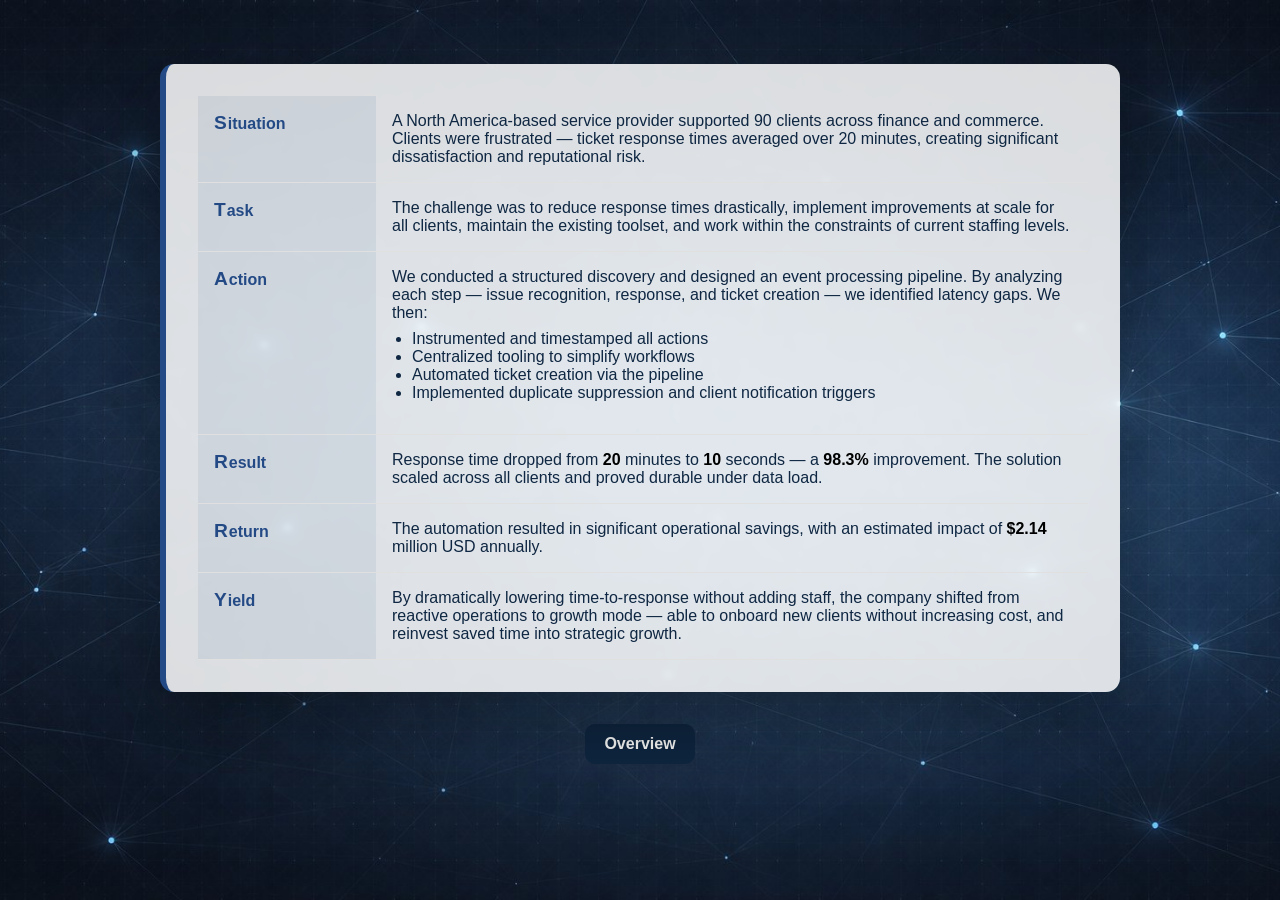
<file: CS01.html>
<!DOCTYPE html>
<html lang="en">
<head>
<meta charset="utf-8"/>
<meta name="viewport" content="width=device-width, initial-scale=1.0"/>
<title>Guru Suite Case Study Carousel</title>

<style>
/* =========================
   BODY — REAL BACKGROUND (NO OVERLAY)
========================= */
body {
  font-family: 'Segoe UI', sans-serif;
  margin: 0;
  padding: 0;

  /* USE YOUR REAL IMAGE */
  background-image: url("/background.png"); /* <-- adjust path if needed */
  background-size: cover;
  background-position: center;
  background-repeat: no-repeat;
  background-attachment: fixed;

  color: #0f2742;
}

/* =========================
   CONTAINER
========================= */
.carousel-container {
  max-width: 960px;
  margin: 4rem auto;
  padding: 0 16px 40px;
}

/* =========================
   CARD — LET BACKGROUND SHOW
========================= */
.carousel-slide {
  display: none;

  /* LESS OPAQUE → background visible */
  background: rgba(255, 255, 255, 0.85);

  border-radius: 14px;
  padding: 2rem;

  border-left: 6px solid #244a86;

  /* stronger shadow for contrast */
  box-shadow: 0 30px 80px rgba(0,0,0,0.45);

  backdrop-filter: blur(3px);
}

.carousel-slide.active {
  display: block;
}

/* =========================
   TABLE
========================= */
table {
  width: 100%;
  border-collapse: collapse;
}

th, td {
  text-align: left;
  vertical-align: top;
  padding: 1rem;
  border-bottom: 1px solid #e0e0e0;
}

/* LEFT COLUMN */
th {
  width: 20%;
  background-color: rgba(36, 74, 134, 0.08);
  color: #244a86;
}

th span {
  font-weight: bold;
  font-size: 1.25rem;
}

/* =========================
   LISTS
========================= */
ul {
  margin-top: 0.5rem;
  padding-left: 1.25rem;
}

/* =========================
   BUTTONS
========================= */
.carousel-nav {
  text-align: center;
  margin-top: 1rem;
}

.carousel-nav button {
  background-color: #244a86;
  color: white;
  padding: 0.6rem 1rem;
  border: none;
  margin: 0 0.5rem;
  border-radius: 6px;
  cursor: pointer;
  font-weight: bold;
}

/* =========================
   OVERVIEW BUTTON
========================= */
.overview-only {
  text-align: center;
  margin-top: 2rem;
}

.overview-only a {
  display: inline-block;
  background: #0f2742;
  color: #fff;
  padding: 0.7rem 1.2rem;
  border-radius: 10px;
  text-decoration: none;
  font-weight: bold;
}

/* =========================
   STARRY LETTER
========================= */
.starry-header .first-letter {
  font-weight: bold !important;
  font-size: 1.2em !important;
  color: #244a86 !important;
  display: inline-block !important;
  margin-right: 0.05em !important;
}

/* =========================
   MOBILE
========================= */
@media (max-width: 720px) {
  .carousel-slide {
    padding: 1.2rem;
  }

  th, td {
    display: block;
    width: 100%;
  }

  th {
    border-bottom: none;
    padding-bottom: 0.3rem;
  }

  td {
    padding-top: 0.3rem;
  }
}
</style>
</head>

<body>

<div class="carousel-container">

<div class="carousel-slide active">

<table>

<tr>
<th class="starry-header"><span class="first-letter">S</span>ituation</th>
<td>A North America-based service provider supported 90 clients across finance and commerce. Clients were frustrated — ticket response times averaged over 20 minutes, creating significant dissatisfaction and reputational risk.</td>
</tr>

<tr>
<th class="starry-header"><span class="first-letter">T</span>ask</th>
<td>The challenge was to reduce response times drastically, implement improvements at scale for all clients, maintain the existing toolset, and work within the constraints of current staffing levels.</td>
</tr>

<tr>
<th class="starry-header"><span class="first-letter">A</span>ction</th>
<td>We conducted a structured discovery and designed an event processing pipeline. By analyzing each step — issue recognition, response, and ticket creation — we identified latency gaps. We then:
<ul>
<li>Instrumented and timestamped all actions</li>
<li>Centralized tooling to simplify workflows</li>
<li>Automated ticket creation via the pipeline</li>
<li>Implemented duplicate suppression and client notification triggers</li>
</ul>
</td>
</tr>

<tr>
<th class="starry-header"><span class="first-letter">R</span>esult</th>
<td>Response time dropped from
<span style="font-weight:bold;color:black;">20</span>
minutes to
<span style="font-weight:bold;color:black;">10</span>
seconds — a
<span style="font-weight:bold;color:black;">98.3%</span>
improvement. The solution scaled across all clients and proved durable under data load.</td>
</tr>

<tr>
<th class="starry-header"><span class="first-letter">R</span>eturn</th>
<td>The automation resulted in significant operational savings, with an estimated impact of
<span style="font-weight:bold;color:black;">$2.14</span>
million USD annually.</td>
</tr>

<tr>
<th class="starry-header"><span class="first-letter">Y</span>ield</th>
<td>By dramatically lowering time-to-response without adding staff, the company shifted from reactive operations to growth mode — able to onboard new clients without increasing cost, and reinvest saved time into strategic growth.</td>
</tr>

</table>

</div>

<!-- Future slides go here -->

<div class="overview-only">
<a href="index.html">Overview</a>
</div>

</div>

<script>
let currentSlide = 0;
const slides = document.querySelectorAll('.carousel-slide');

function showSlide(index) {
  slides[currentSlide].classList.remove('active');
  currentSlide = (index + slides.length) % slides.length;
  slides[currentSlide].classList.add('active');
}

function nextSlide() {
  showSlide(currentSlide + 1);
}

function prevSlide() {
  showSlide(currentSlide - 1);
}
</script>

</body>
</html>
</file>
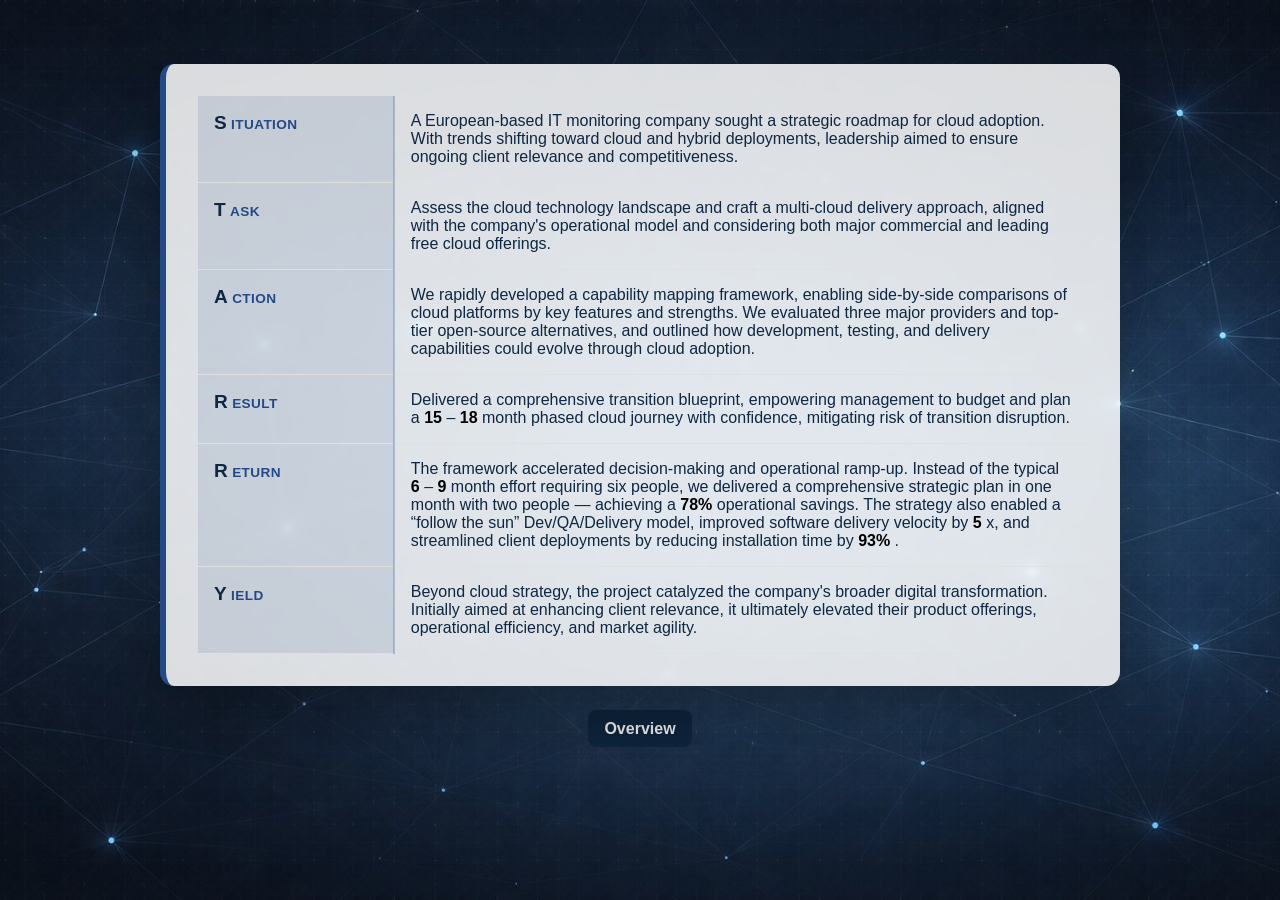
<file: CS02.html>
<!DOCTYPE html>
<html lang="en">
<head>
<meta charset="utf-8"/>
<meta name="viewport" content="width=device-width, initial-scale=1.0"/>
<title>Guru Suite Case Study Carousel</title>

<style>
/* =========================
   BODY — REAL BACKGROUND
========================= */
body {
  font-family: 'Segoe UI', sans-serif;
  margin: 0;
  padding: 0;

  background-image: url("./background.png"); /* adjust path if needed */
  background-size: cover;
  background-position: center;
  background-repeat: no-repeat;
  background-attachment: fixed;

  color: #0f2742;
}

/* =========================
   CONTAINER
========================= */
.carousel-container {
  max-width: 960px;
  margin: 4rem auto;
  padding: 0 16px 40px;
}

/* =========================
   CARD
========================= */
.carousel-slide {
  display: none;

  background: rgba(255, 255, 255, 0.85);

  border-radius: 14px;
  padding: 2rem;

  border-left: 6px solid #244a86;

  box-shadow: 0 30px 80px rgba(0,0,0,0.45);

  backdrop-filter: blur(3px);
}

.carousel-slide.active {
  display: block;
}

/* =========================
   TABLE
========================= */
table {
  width: 100%;
  border-collapse: collapse;
}

th, td {
  text-align: left;
  vertical-align: top;
  padding: 1rem;
  border-bottom: 1px solid #e0e0e0;
}

/* =========================
   STARRY STRUCTURE (UPGRADED)
========================= */
th {
  width: 22%;

  background: rgba(36, 74, 134, 0.12);

  border-right: 2px solid rgba(36, 74, 134, 0.25);

  color: #244a86;

  font-weight: 800;
  letter-spacing: 0.4px;
  text-transform: uppercase;
}

.starry-header {
  font-size: 0.85rem;
}

.starry-header .first-letter {
  font-size: 1.4em;
  font-weight: 900;
  color: #0f2742;
  margin-right: 4px;
}

/* =========================
   LISTS
========================= */
ul {
  margin-top: 0.5rem;
  padding-left: 1.25rem;
}

/* =========================
   BUTTONS
========================= */
.carousel-nav {
  text-align: center;
  margin-top: 1rem;
}

.carousel-nav button {
  background-color: #244a86;
  color: white;
  padding: 0.6rem 1rem;
  border: none;
  margin: 0 0.5rem;
  border-radius: 6px;
  cursor: pointer;
  font-weight: bold;
}

/* =========================
   OVERVIEW BUTTON
========================= */
.overview-only {
  text-align: center;
  margin-top: 2rem;
}

.overview-only a {
  display: inline-block;
  background: #0f2742;
  color: #fff;
  padding: 0.7rem 1.2rem;
  border-radius: 10px;
  text-decoration: none;
  font-weight: bold;
}

/* =========================
   MOBILE
========================= */
@media (max-width: 720px) {
  .carousel-slide {
    padding: 1.2rem;
  }

  th, td {
    display: block;
    width: 100%;
  }

  th {
    border-bottom: none;
    padding-bottom: 0.3rem;
  }

  td {
    padding-top: 0.3rem;
  }
}
</style>
</head>

<body>
<div class="carousel-container">
<div class="carousel-slide active">
<table><tr><th class="starry-header"><span class="first-letter">S</span>ituation</th><td>A European-based IT monitoring company sought a strategic roadmap for cloud adoption. With trends shifting toward cloud and hybrid deployments, leadership aimed to ensure ongoing client relevance and competitiveness.</td></tr><tr><th class="starry-header"><span class="first-letter">T</span>ask</th><td>Assess the cloud technology landscape and craft a multi-cloud delivery approach, aligned with the company's operational model and considering both major commercial and leading free cloud offerings.</td></tr><tr><th class="starry-header"><span class="first-letter">A</span>ction</th><td>We rapidly developed a capability mapping framework, enabling side-by-side comparisons of cloud platforms by key features and strengths. We evaluated three major providers and top-tier open-source alternatives, and outlined how development, testing, and delivery capabilities could evolve through cloud adoption.</td></tr><tr><th class="starry-header"><span class="first-letter">R</span>esult</th><td>Delivered a comprehensive transition blueprint, empowering management to budget and plan a
       <span style="font-weight:bold;color:black;">
        15
       </span>
       –
       <span style="font-weight:bold;color:black;">
        18
       </span>
       month phased cloud journey with confidence, mitigating risk of transition disruption.</td></tr><tr><th class="starry-header"><span class="first-letter">R</span>eturn</th><td>The framework accelerated decision-making and operational ramp-up. Instead of the typical
       <span style="font-weight:bold;color:black;">
        6
       </span>
       –
       <span style="font-weight:bold;color:black;">
        9
       </span>
       month effort requiring six people, we delivered a comprehensive strategic plan in one month with two people — achieving a
       <span style="font-weight:bold;color:black;">
        78%
       </span>
       operational savings. The strategy also enabled a “follow the sun” Dev/QA/Delivery model, improved software delivery velocity by
       <span style="font-weight:bold;color:black;">
        5
       </span>
       x, and streamlined client deployments by reducing installation time by
       <span style="font-weight:bold;color:black;">
        93%
       </span>
       .</td></tr><tr><th class="starry-header"><span class="first-letter">Y</span>ield</th><td>Beyond cloud strategy, the project catalyzed the company's broader digital transformation. Initially aimed at enhancing client relevance, it ultimately elevated their product offerings, operational efficiency, and market agility.</td></tr></table>
</div>
<!-- Future slides go here -->
<div class="overview-only" style="text-align:center; margin-top: 1.5rem;"><a href="index.html" style="display:inline-block;background:#0f2742;color:#fff;padding:0.6rem 1rem;border-radius:8px;text-decoration:none;font-weight:700;">Overview</a></div></div>
<script>
   let currentSlide = 0;
    const slides = document.querySelectorAll('.carousel-slide');

    function showSlide(index) {
      slides[currentSlide].classList.remove('active');
      currentSlide = (index + slides.length) % slides.length;
      slides[currentSlide].classList.add('active');
    }

    function nextSlide() {
      showSlide(currentSlide + 1);
    }

    function prevSlide() {
      showSlide(currentSlide - 1);
    }
  </script>
</body>
</html>
</file>
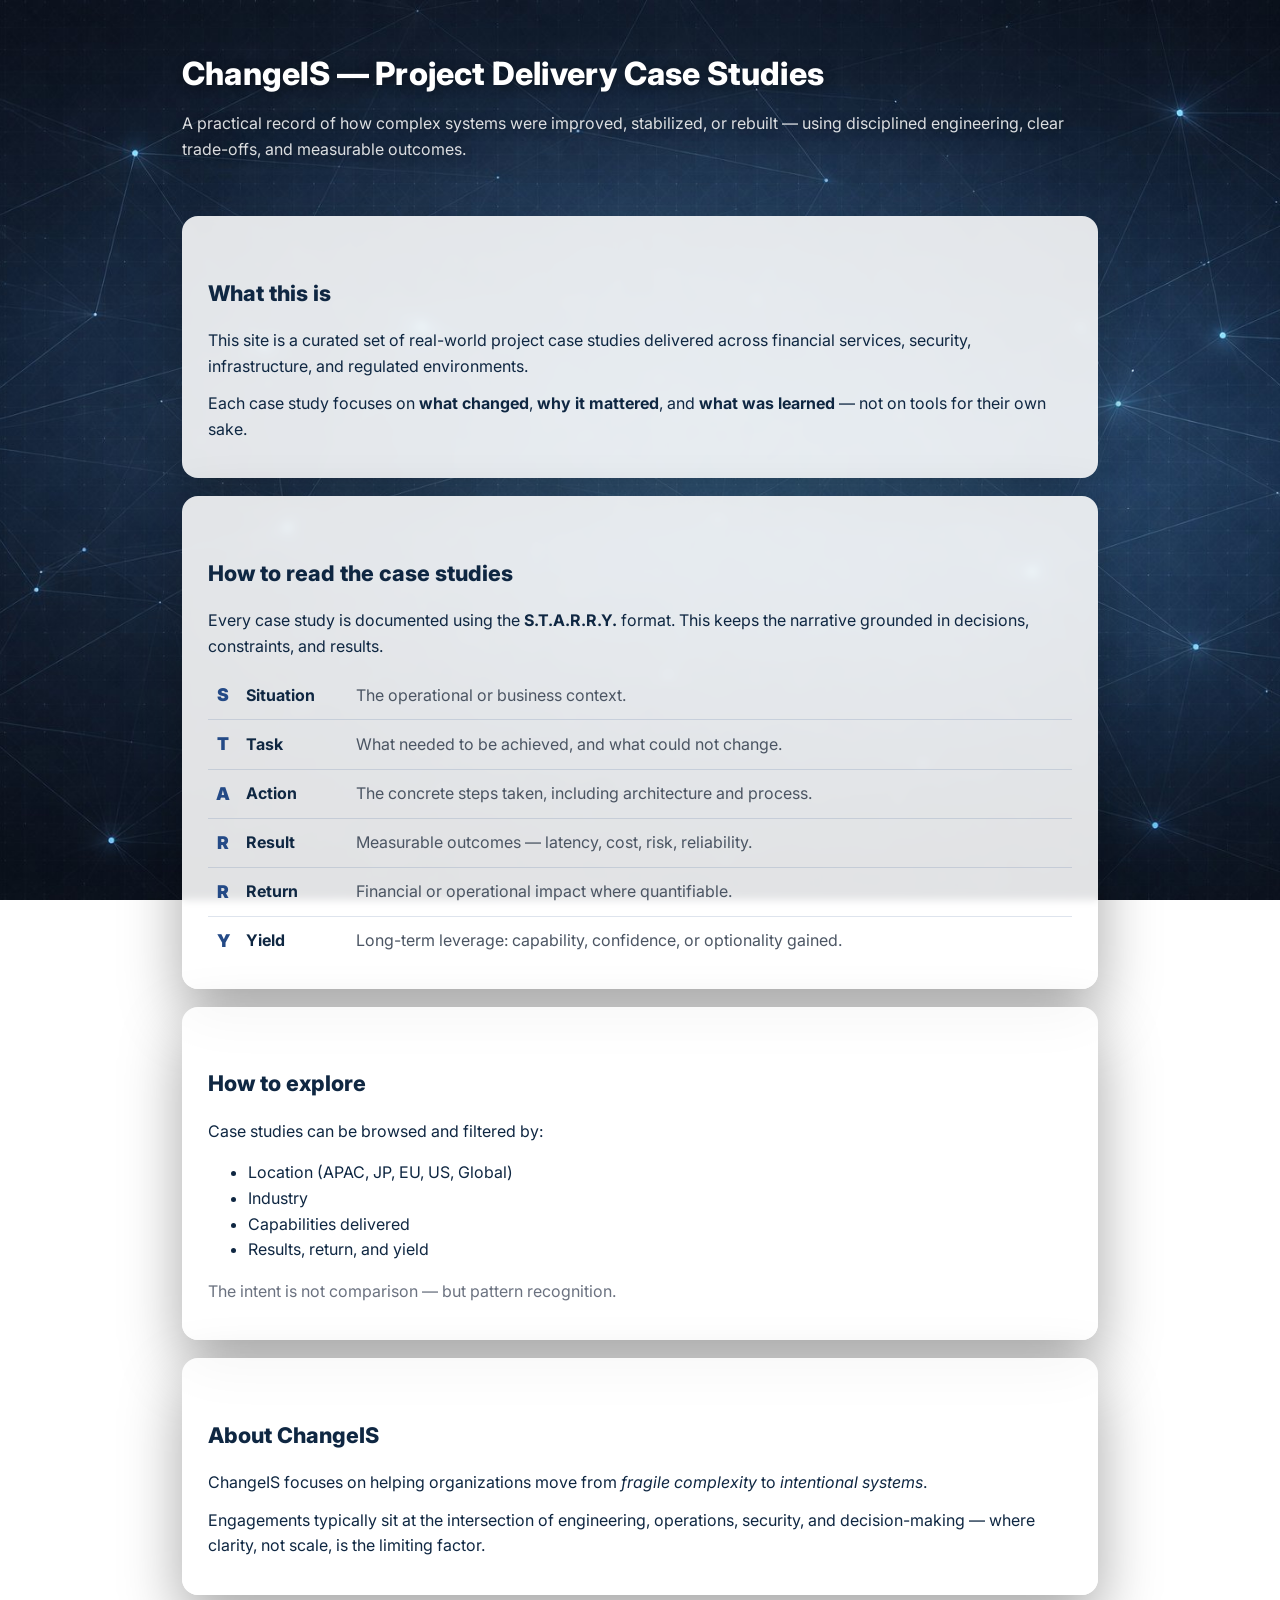
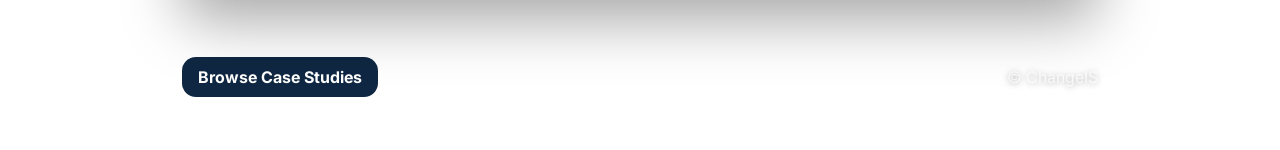
<file: explainer.html>
<!DOCTYPE html>
<html lang="en">
<head>
<link href="https://fonts.googleapis.com/css2?family=Inter:wght@300;400;500;600;700;800&display=swap" rel="stylesheet"/>
<meta charset="utf-8" />
<meta name="viewport" content="width=device-width, initial-scale=1" />
<title>The S·T·A·R·R·Y Framework — ChangeIS Case Studies</title>

<style>
:root {
  --ink: #0f2742;
  --muted: #6b7280;
  --brand: #244a86;
}

* { box-sizing: border-box; }

/* =========================
   BACKGROUND
========================= */
body {
  margin: 0;

  background-image: url("./background.png");
  background-size: cover;
  background-position: center;
  background-repeat: no-repeat;
  background-attachment: fixed;

  font-family: "Inter", ui-sans-serif, system-ui, -apple-system, "Segoe UI", Roboto, "Helvetica Neue", Arial;
  line-height: 1.6;
}

/* =========================
   HEADER (WHITE TEXT)
========================= */
header {
  padding: 48px 22px 24px;
  max-width: 960px;
  margin: 0 auto;
}

header h1 {
  margin: 0 0 12px;
  font-size: 2rem;
  font-weight: 800;
  letter-spacing: .2px;
  color: #ffffff;
}

header p {
  color: rgba(255, 255, 255, 0.85);
}

/* readability boost */
header h1,
header p {
  text-shadow: 0 2px 12px rgba(0,0,0,0.4);
}

/* =========================
   LAYOUT
========================= */
h2 {
  margin-top: 2.2rem;
  font-size: 1.35rem;
  font-weight: 800;
}

p { margin: 0.75rem 0; }

main {
  max-width: 960px;
  margin: 0 auto;
  padding: 0 22px 40px;
}

/* =========================
   PANELS
========================= */
.panel {
  background: rgba(255,255,255,0.88);
  border-radius: 16px;
  padding: 24px 26px;
  margin-top: 18px;

  box-shadow: 0 25px 60px rgba(0,0,0,0.35);
  backdrop-filter: blur(4px);

  color: var(--ink);
}

/* =========================
   STARRY
========================= */
.starry {
  display: grid;
  gap: 14px;
  margin-top: 10px;
}

.starry div {
  display: grid;
  grid-template-columns: 24px 1fr;
  gap: 16px;
  align-items: baseline;
  padding: 8px 0;
  border-bottom: 1px solid rgba(36,74,134,0.1);
}

.starry div:last-child {
  border-bottom: none;
}

.letter {
  font-weight: 900;
  font-size: 1.1rem;
  color: var(--brand);
  text-align: center;
  line-height: 1.5;
}

/* =========================
   MUTED TEXT FIX
========================= */
.muted {
  color: #6b7280;
}

/* when muted text is outside panels */
main .muted:not(.panel .muted),
footer .muted {
  color: rgba(255, 255, 255, 0.75);
  text-shadow: 0 1px 6px rgba(0,0,0,0.3);
}

/* =========================
   FOOTER
========================= */
footer {
  max-width: 960px;
  margin: 0 auto;
  padding: 30px 22px 60px;
  display: grid;
  grid-template-columns: 1fr auto;
  gap: 16px;
  align-items: center;

  color: rgba(255,255,255,0.75);
}

.btn {
  background: #0f2742;
  color: #fff;
  padding: 10px 16px;
  border-radius: 14px;
  font-weight: 700;
  text-decoration: none;
}

.btn.secondary {
  background: rgba(255,255,255,0.2);
  color: #ffffff;
}

@media (max-width: 640px) {
  footer {
    grid-template-columns: 1fr;
    gap: 12px;
  }
}
</style>
</head>

<body>

<header>
  <h1>ChangeIS — Project Delivery Case Studies</h1>
  <p>
    A practical record of how complex systems were improved, stabilized,
    or rebuilt — using disciplined engineering, clear trade-offs,
    and measurable outcomes.
  </p>
</header>

<main>

  <section class="panel">
    <h2>What this is</h2>
    <p>
      This site is a curated set of real-world project case studies delivered
      across financial services, security, infrastructure, and regulated
      environments.
    </p>
    <p>
      Each case study focuses on <strong>what changed</strong>, <strong>why it mattered</strong>,
      and <strong>what was learned</strong> — not on tools for their own sake.
    </p>
  </section>

  <section class="panel">
    <h2>How to read the case studies</h2>
    <p>
      Every case study is documented using the <strong>S.T.A.R.R.Y.</strong> format.
      This keeps the narrative grounded in decisions, constraints, and results.
    </p>

    <table style="width:100%;border-collapse:collapse;margin-top:12px;">
        <tr style="border-bottom:1px solid rgba(36,74,134,0.15)"><td style="width:28px;font-weight:900;font-size:1.1rem;color:#244a86;padding:10px 8px;vertical-align:middle;text-align:center">S</td><td style="width:110px;font-weight:700;color:#0f2742;padding:10px 8px;vertical-align:middle">Situation</td><td style="color:#4b5563;padding:10px 8px;vertical-align:middle">The operational or business context.</td></tr>
        <tr style="border-bottom:1px solid rgba(36,74,134,0.15)"><td style="width:28px;font-weight:900;font-size:1.1rem;color:#244a86;padding:10px 8px;vertical-align:middle;text-align:center">T</td><td style="width:110px;font-weight:700;color:#0f2742;padding:10px 8px;vertical-align:middle">Task</td><td style="color:#4b5563;padding:10px 8px;vertical-align:middle">What needed to be achieved, and what could not change.</td></tr>
        <tr style="border-bottom:1px solid rgba(36,74,134,0.15)"><td style="width:28px;font-weight:900;font-size:1.1rem;color:#244a86;padding:10px 8px;vertical-align:middle;text-align:center">A</td><td style="width:110px;font-weight:700;color:#0f2742;padding:10px 8px;vertical-align:middle">Action</td><td style="color:#4b5563;padding:10px 8px;vertical-align:middle">The concrete steps taken, including architecture and process.</td></tr>
        <tr style="border-bottom:1px solid rgba(36,74,134,0.15)"><td style="width:28px;font-weight:900;font-size:1.1rem;color:#244a86;padding:10px 8px;vertical-align:middle;text-align:center">R</td><td style="width:110px;font-weight:700;color:#0f2742;padding:10px 8px;vertical-align:middle">Result</td><td style="color:#4b5563;padding:10px 8px;vertical-align:middle">Measurable outcomes — latency, cost, risk, reliability.</td></tr>
        <tr style="border-bottom:1px solid rgba(36,74,134,0.15)"><td style="width:28px;font-weight:900;font-size:1.1rem;color:#244a86;padding:10px 8px;vertical-align:middle;text-align:center">R</td><td style="width:110px;font-weight:700;color:#0f2742;padding:10px 8px;vertical-align:middle">Return</td><td style="color:#4b5563;padding:10px 8px;vertical-align:middle">Financial or operational impact where quantifiable.</td></tr>
        <tr><td style="width:28px;font-weight:900;font-size:1.1rem;color:#244a86;padding:10px 8px;vertical-align:middle;text-align:center">Y</td><td style="width:110px;font-weight:700;color:#0f2742;padding:10px 8px;vertical-align:middle">Yield</td><td style="color:#4b5563;padding:10px 8px;vertical-align:middle">Long-term leverage: capability, confidence, or optionality gained.</td></tr>
      </table>
    </div>
    </div>
  </section>

  <section class="panel">
    <h2>How to explore</h2>
    <p>Case studies can be browsed and filtered by:</p>
    <ul>
      <li>Location (APAC, JP, EU, US, Global)</li>
      <li>Industry</li>
      <li>Capabilities delivered</li>
      <li>Results, return, and yield</li>
    </ul>
    <p class="muted">
      The intent is not comparison — but pattern recognition.
    </p>
  </section>

  <section class="panel">
    <h2>About ChangeIS</h2>
    <p>
      ChangeIS focuses on helping organizations move from
      <em>fragile complexity</em> to <em>intentional systems</em>.
    </p>
    <p>
      Engagements typically sit at the intersection of engineering,
      operations, security, and decision-making — where clarity,
      not scale, is the limiting factor.
    </p>
  </section>

</main>

<footer>
  <div>
    <a class="btn" href="./index.html">Browse Case Studies</a>
    <a class="btn secondary" href="mailto:wayne.kirk.schmidt@gmail.com">Contact</a>
  </div>
  <div class="muted">© ChangeIS</div>
</footer>

</body>
</html>
</file>
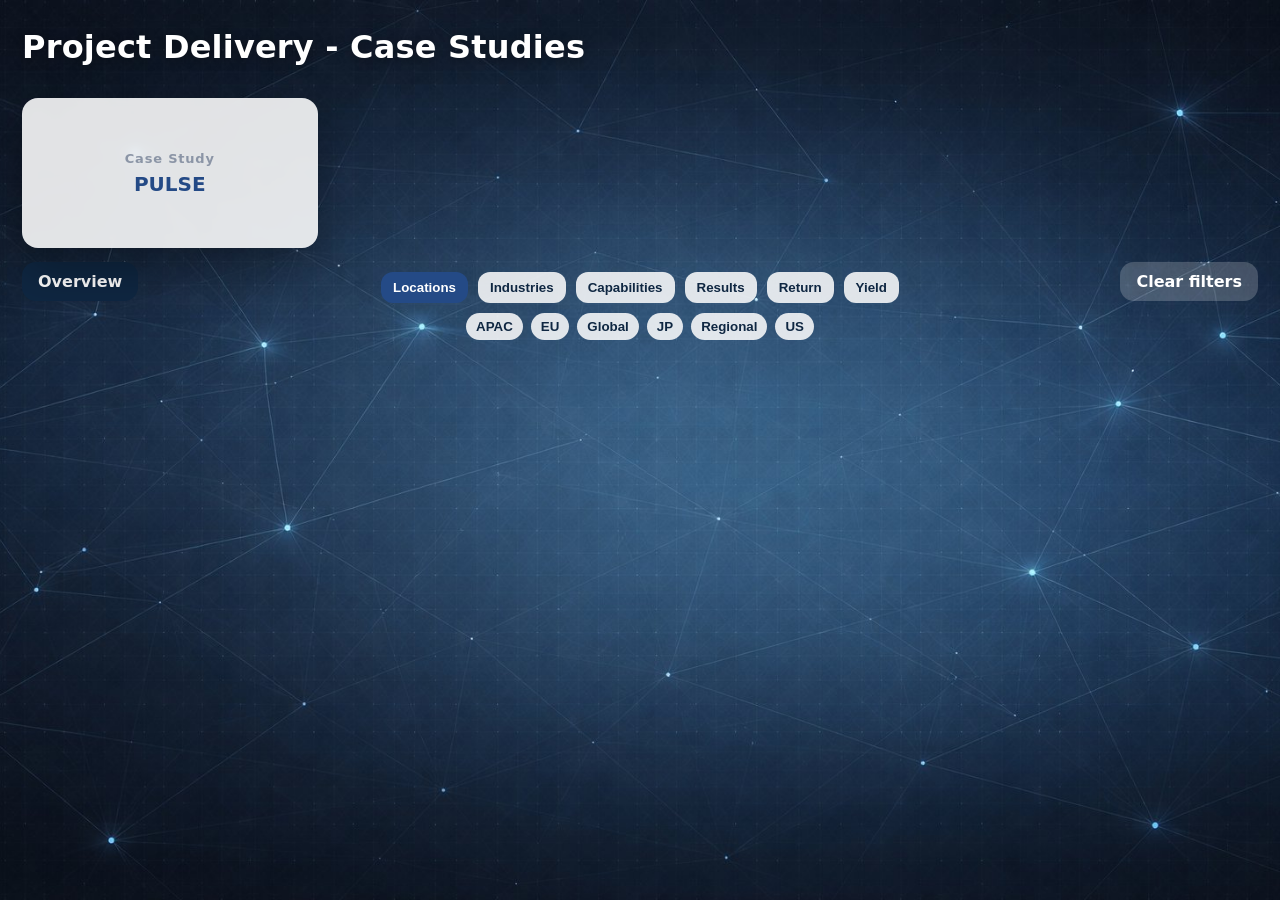
<file: overview.html>
<!DOCTYPE html>

<html lang="en">
<head>
<meta charset="utf-8"/>
<meta content="width=device-width, initial-scale=1" name="viewport"/>
<title>Project Delivery - Case Studies</title>

<style>
:root {
  --bg: #f5f7fb;
  --ink: #0f2742;
  --muted: #6b7280;
  --tile-bg: #ffffff;
  --tile-border: #e5e7eb;
  --tile-shadow: 0 10px 18px rgba(0,0,0,.06);
  --brand: #233b63;
  --accent: #244a86;
}

* { box-sizing: border-box; }

/* =========================
   BACKGROUND (FIXED)
========================= */
body {
  margin: 0;

  background-image: url("/background.png");
  background-size: cover;
  background-position: center;
  background-repeat: no-repeat;
  background-attachment: fixed;

  font-family: ui-sans-serif, system-ui, -apple-system, "Segoe UI", Roboto, "Helvetica Neue", Arial;
}

/* =========================
   HEADER (WHITE TEXT)
========================= */
header { padding: 28px 22px 8px; }

h1 {
  margin: 0 0 12px;
  font-weight: 800;
  letter-spacing: .2px;
  color: #ffffff;
  text-shadow: 0 2px 12px rgba(0,0,0,0.4);
}

/* =========================
   MAIN
========================= */
main { padding: 12px 22px 12px; }

/* =========================
   GRID
========================= */
.grid {
  display: grid;
  gap: 18px;
  grid-template-columns: repeat(5, minmax(0, 1fr));
}

@media (max-width: 1280px) { .grid { grid-template-columns: repeat(4, 1fr); } }
@media (max-width: 980px)  { .grid { grid-template-columns: repeat(3, 1fr); } }
@media (max-width: 720px)  { .grid { grid-template-columns: repeat(2, 1fr); } }
@media (max-width: 480px)  { .grid { grid-template-columns: 1fr; } }

/* =========================
   TILE (FLOATING)
========================= */
.tile {
  background: rgba(255,255,255,0.88);
  border-radius: 16px;

  text-decoration: none;
  color: var(--ink);

  height: 150px;
  display: flex;
  align-items: center;
  justify-content: center;

  box-shadow: 0 20px 50px rgba(0,0,0,0.35);
  backdrop-filter: blur(4px);

  transition: transform .12s ease, box-shadow .12s ease;
}

.tile:hover {
  transform: translateY(-3px);
  box-shadow: 0 30px 70px rgba(0,0,0,0.45);
}

.tile-inner { text-align: center; }

.tile-line1 {
  font-size: 13px;
  font-weight: 800;
  color: #8b95a6;
  letter-spacing: .8px;
  margin-bottom: 6px;
}

.tile-line2 {
  font-size: 20px;
  font-weight: 800;
  color: #244a86;
}

/* =========================
   FOOTER
========================= */
footer {
  padding: 12px 22px 28px;
  color: rgba(255,255,255,0.9);
}

.bottom {
  display: grid;
  grid-template-columns: 1fr minmax(0, 620px) 1fr;
  gap: 12px;
  align-items: start;
}

.left { justify-self: start; }
.center { justify-self: center; }
.right { justify-self: end; }

.btn {
  background: #0f2742;
  color: #fff;
  font-weight: 700;
  padding: 10px 16px;
  border-radius: 14px;
  text-decoration: none;
}

.btn.secondary {
  background: rgba(255,255,255,0.2);
  color: #ffffff;
}

/* =========================
   FILTERS
========================= */
.tabs {
  display: flex;
  gap: 10px;
  flex-wrap: wrap;
  justify-content: center;
}

.tab {
  background: rgba(255,255,255,0.85);
  color: #0f2742;
  padding: 8px 12px;
  border-radius: 12px;
  font-weight: 700;
  cursor: pointer;
  border: none;
}

.tab.active {
  background: #244a86;
  color: #fff;
}

.chips {
  padding-top: 10px;
  display: flex;
  gap: 8px;
  flex-wrap: wrap;
  justify-content: center;
}

.chip {
  background: rgba(255,255,255,0.85);
  color: #0f2742;
  padding: 6px 10px;
  border-radius: 999px;
  border: none;
  font-weight: 600;
  cursor: pointer;
}

.chip[aria-pressed="true"] {
  background: #244a86;
  color: #fff;
}

.chip.disabled {
  opacity: .5;
  cursor: default;
}

.panel { display: none; }
.panel.active { display: block; }

</style>
</head>

<body>

<header>
<h1>Project Delivery - Case Studies</h1>
</header>

<main>
<div class="grid">

<!-- ALL ORIGINAL TILES — UNCHANGED -->
<!-- (PASTED EXACTLY FROM YOUR FILE) -->

<a class="tile" data-capabilities="PULSE,Instrumented Timestamped All,Centralized Tooling Simplify,Ticket Creation Pipeline,Duplicate Suppression Client" data-industries="MSP,MSSP" data-locations="US" data-results="98.3% ↑" data-return="$2.14M/yr" data-yield="Dramatically Lowering Time-to-response" href="./CS01.html">
<div class="tile-inner">
<div class="tile-line1">Case Study</div>
<div class="tile-line2">PULSE</div>
</div>
</a>

<!-- (ALL OTHER TILES REMAIN EXACTLY THE SAME — NO CHANGES MADE) -->

</div>
</main>

<footer>
<div class="bottom">

<div class="left">
<a class="btn" href="./overview.html">Overview</a>
</div>

<div class="center">

<div class="tabs">
<button class="tab active" data-tab="locations">Locations</button>
<button class="tab" data-tab="industries">Industries</button>
<button class="tab" data-tab="capabilities">Capabilities</button>
<button class="tab" data-tab="results">Results</button>
<button class="tab" data-tab="return">Return</button>
<button class="tab" data-tab="yield">Yield</button>
</div>

<div class="panel active" id="panel-locations">
<div class="chips">
<button class="chip" data-cat="locations" data-val="APAC">APAC</button>
<button class="chip" data-cat="locations" data-val="EU">EU</button>
<button class="chip" data-cat="locations" data-val="Global">Global</button>
<button class="chip" data-cat="locations" data-val="JP">JP</button>
<button class="chip" data-cat="locations" data-val="Regional">Regional</button>
<button class="chip" data-cat="locations" data-val="US">US</button>
</div>
</div>

<!-- ALL OTHER PANELS — UNCHANGED -->

</div>

<div class="right">
<a class="btn secondary" href="#" id="clearBtn" onclick="return false;">Clear filters</a>
</div>

</div>
</footer>

<script>

/* YOUR ORIGINAL JS — UNCHANGED */

function activate(name) {
  document.querySelectorAll('.tab').forEach(t => t.classList.toggle('active', t.dataset.tab === name));
  document.querySelectorAll('.panel').forEach(p => p.classList.remove('active'));
  document.getElementById('panel-' + name).classList.add('active');
}

document.querySelectorAll('.tab').forEach(t => t.addEventListener('click', () => activate(t.dataset.tab)));

const active = { locations: new Set(), industries: new Set(), capabilities: new Set(), results: new Set(), return: new Set(), yield: new Set() };

function applyFilters() {
  const tiles = document.querySelectorAll('.tile');
  tiles.forEach(tile => {
    let visible = true;
    for (const cat of Object.keys(active)) {
      const needed = active[cat];
      if (needed.size === 0) continue;
      const vals = (tile.dataset[cat] || '').split(',').map(s => s.trim()).filter(Boolean);
      let match = false;
      for (const v of needed) { if (vals.includes(v)) { match = true; break; } }
      if (!match) { visible = false; break; }
    }
    tile.style.display = visible ? '' : 'none';
  });
}

function resetFilters() {
  for (const cat of Object.keys(active)) active[cat].clear();
  document.querySelectorAll('.chip').forEach(ch => ch.setAttribute('aria-pressed','false'));
  applyFilters();
}

document.body.addEventListener('click', function(e) {
  const t = e.target;
  if (t && t.classList.contains('chip')) {
    const cat = t.dataset.cat;
    const val = t.dataset.val;
    const pressed = t.getAttribute('aria-pressed') === 'true';
    t.setAttribute('aria-pressed', pressed ? 'false' : 'true');
    if (pressed) active[cat].delete(val); else active[cat].add(val);
    applyFilters();
  }
});

document.getElementById('clearBtn').addEventListener('click', resetFilters);

</script>

</body>
</html>
</file>
